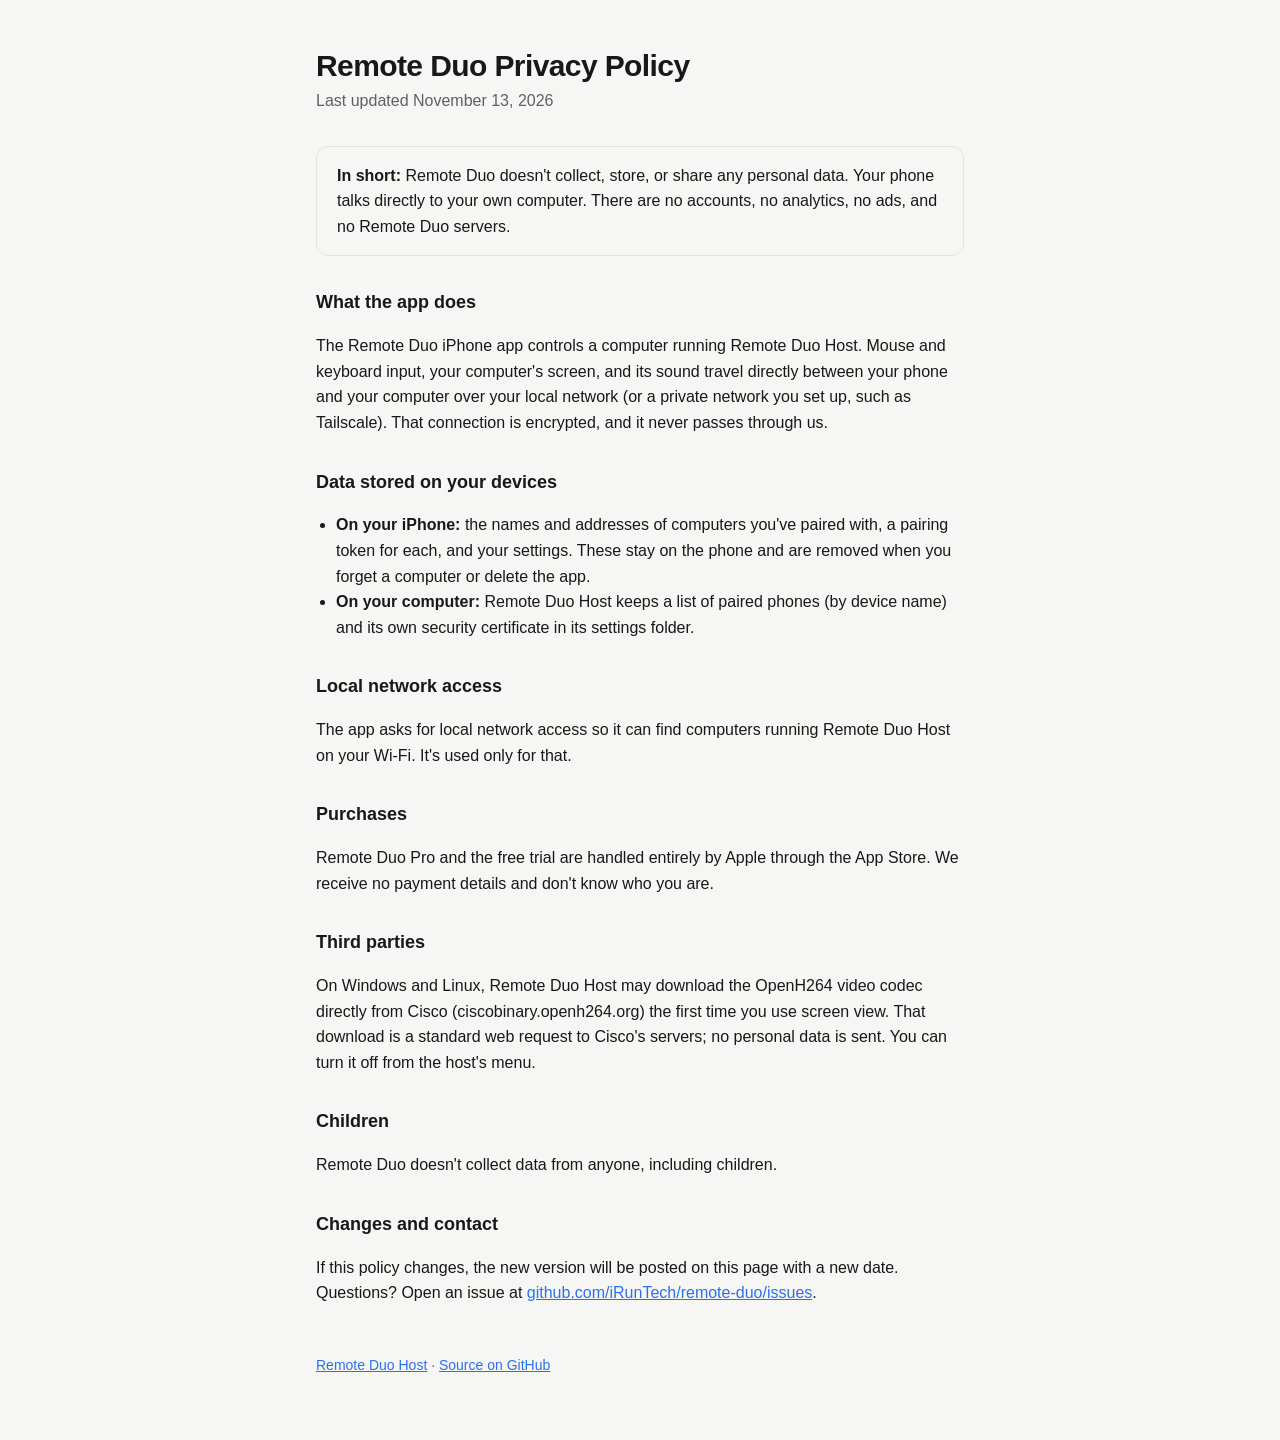
<file: docs/privacy.html>
<!doctype html>
<html lang="en">
<head>
<meta charset="utf-8">
<meta name="viewport" content="width=device-width, initial-scale=1">
<title>Remote Duo Privacy</title>
<meta name="description" content="Privacy policy for the Remote Duo iPhone app and Remote Duo Host.">
<style>
  :root { --bg: #f6f6f4; --text: #17181a; --muted: #5d6066; --line: #e3e3df; --accent: #2f6fed; }
  @media (prefers-color-scheme: dark) {
    :root { --bg: #0f1012; --text: #ececec; --muted: #9a9ea6; --line: #2a2d32; --accent: #5b8cff; }
  }
  * { box-sizing: border-box; }
  body { margin: 0; background: var(--bg); color: var(--text);
         font: 16px/1.6 -apple-system, BlinkMacSystemFont, "Segoe UI", Roboto, sans-serif; }
  main { max-width: 680px; margin: 0 auto; padding: 48px 16px 64px; }
  h1 { font-size: 30px; line-height: 1.2; margin: 0 0 4px; letter-spacing: -0.02em; }
  .updated { color: var(--muted); margin: 0 0 32px; }
  h2 { font-size: 18px; margin: 32px 0 8px; }
  p, li { color: var(--text); }
  ul { padding-left: 20px; }
  a { color: var(--accent); }
  .summary { border: 1px solid var(--line); border-radius: 12px; padding: 16px 20px; }
  footer { margin-top: 48px; color: var(--muted); font-size: 14px; }
</style>
</head>
<body>
<main>
  <h1>Remote Duo Privacy Policy</h1>
  <p class="updated">Last updated November 13, 2026</p>

  <p class="summary"><strong>In short:</strong> Remote Duo doesn't collect, store, or share any personal data. Your
  phone talks directly to your own computer. There are no accounts, no analytics, no ads, and no Remote Duo servers.</p>

  <h2>What the app does</h2>
  <p>The Remote Duo iPhone app controls a computer running Remote Duo Host. Mouse and keyboard input, your computer's
  screen, and its sound travel directly between your phone and your computer over your local network (or a private
  network you set up, such as Tailscale). That connection is encrypted, and it never passes through us.</p>

  <h2>Data stored on your devices</h2>
  <ul>
    <li><strong>On your iPhone:</strong> the names and addresses of computers you've paired with, a pairing token for
    each, and your settings. These stay on the phone and are removed when you forget a computer or delete the app.</li>
    <li><strong>On your computer:</strong> Remote Duo Host keeps a list of paired phones (by device name) and its own
    security certificate in its settings folder.</li>
  </ul>

  <h2>Local network access</h2>
  <p>The app asks for local network access so it can find computers running Remote Duo Host on your Wi-Fi. It's used
  only for that.</p>

  <h2>Purchases</h2>
  <p>Remote Duo Pro and the free trial are handled entirely by Apple through the App Store. We receive no payment
  details and don't know who you are.</p>

  <h2>Third parties</h2>
  <p>On Windows and Linux, Remote Duo Host may download the OpenH264 video codec directly from Cisco
  (ciscobinary.openh264.org) the first time you use screen view. That download is a standard web request to Cisco's
  servers; no personal data is sent. You can turn it off from the host's menu.</p>

  <h2>Children</h2>
  <p>Remote Duo doesn't collect data from anyone, including children.</p>

  <h2>Changes and contact</h2>
  <p>If this policy changes, the new version will be posted on this page with a new date. Questions? Open an issue at
  <a href="https://github.com/iRunTech/remote-duo/issues">github.com/iRunTech/remote-duo/issues</a>.</p>

  <footer><a href="./">Remote Duo Host</a> · <a href="https://github.com/iRunTech/remote-duo">Source on GitHub</a></footer>
</main>
</body>
</html>
</file>
